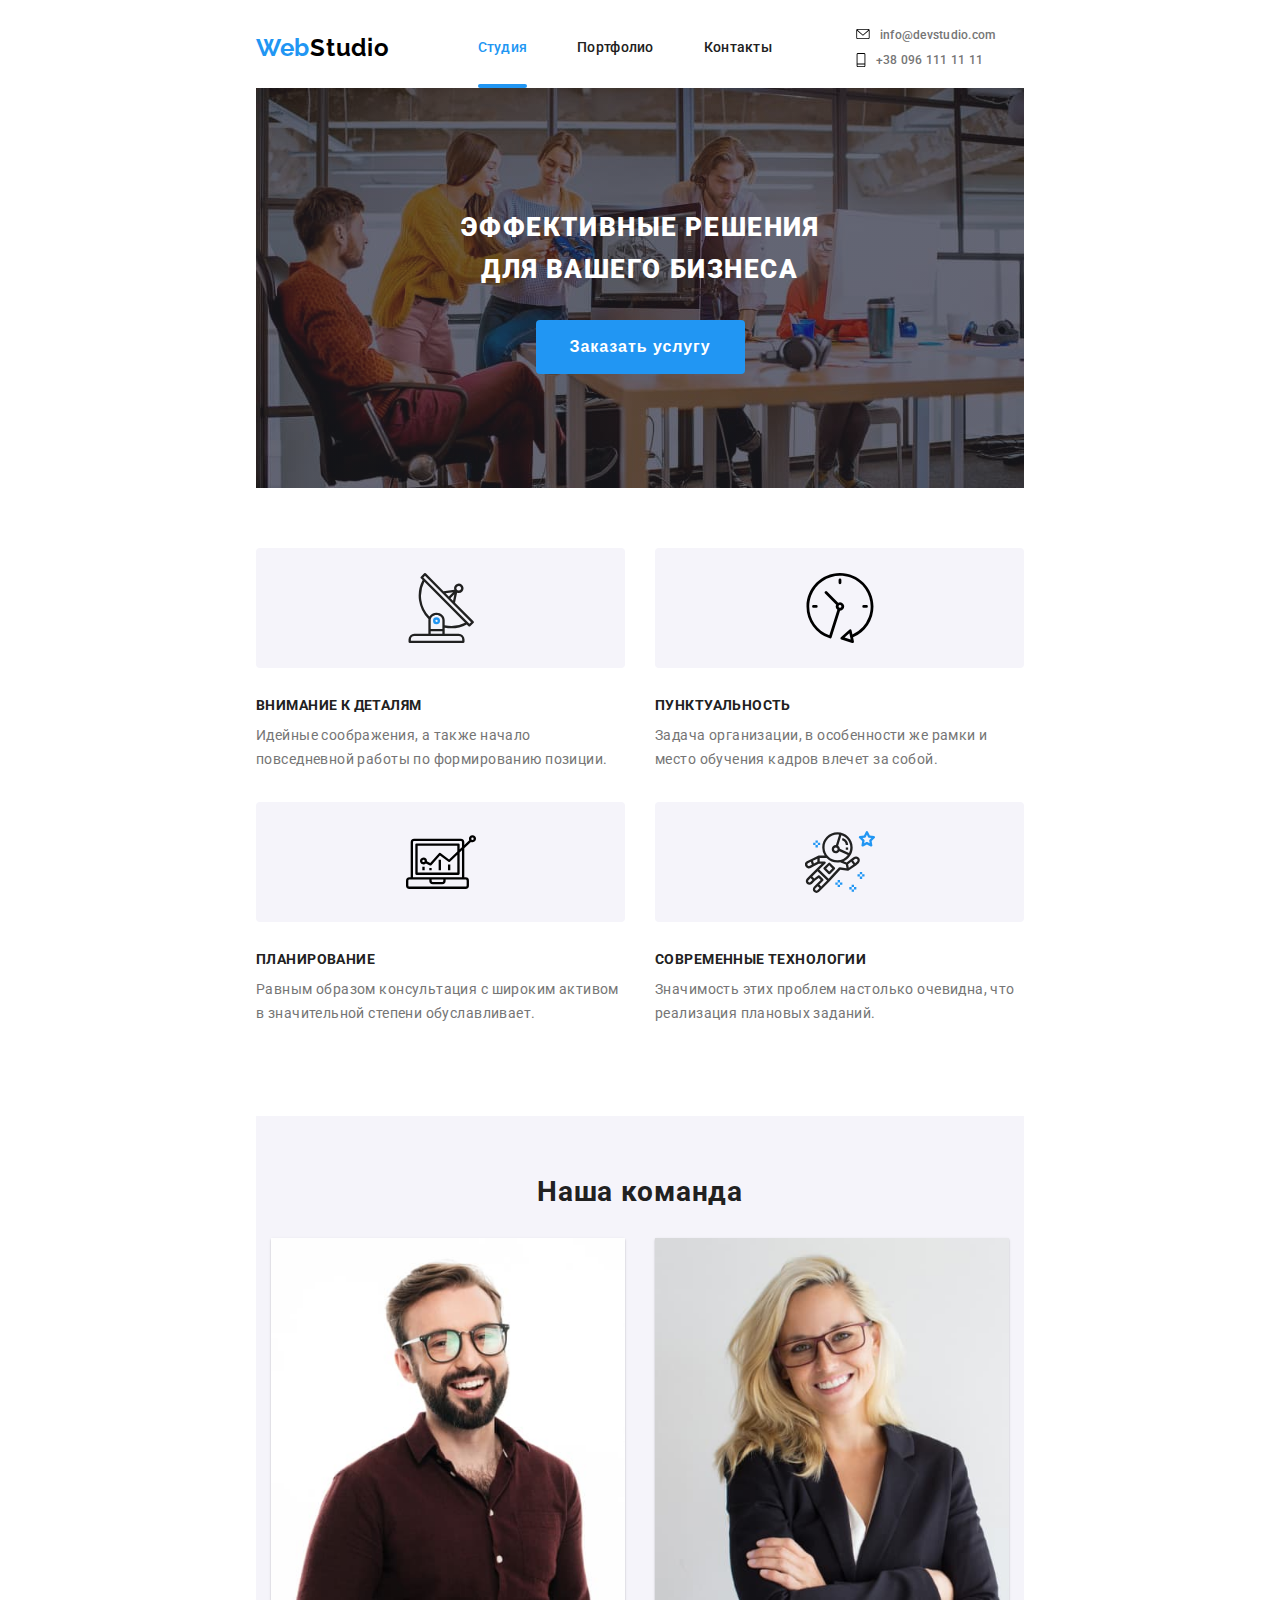
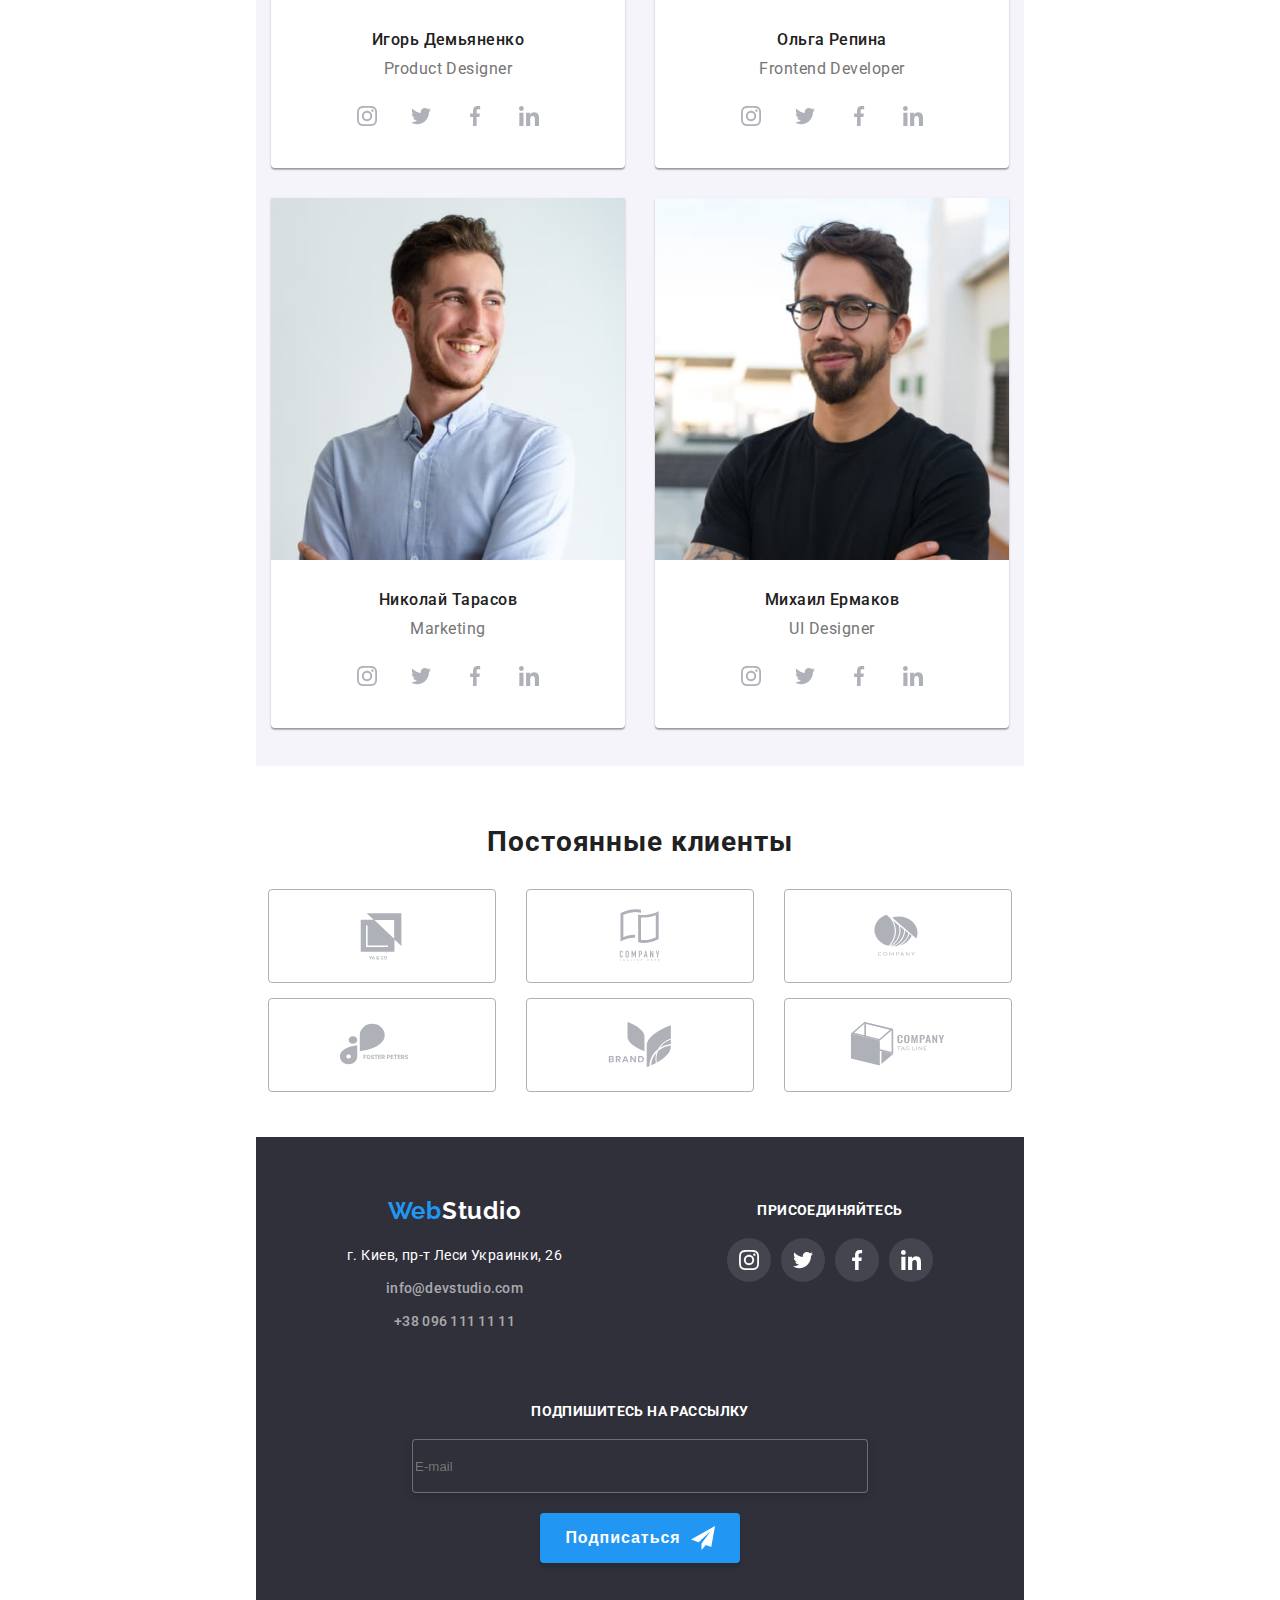
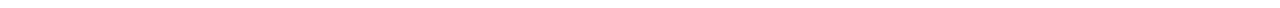
<file: index.html>
<!DOCTYPE html>
<html lang="en">

<head>
	<meta charset="UTF-8">
	<meta http-equiv="X-UA-Compatible" content="IE=edge">
	<meta name="viewport" content="width=device-width, initial-scale=1.0">
	<title>WebStudio</title>
	<link href="https://fonts.googleapis.com/css2?family=Raleway:wght@700&family=Roboto:wght@400;500;700;900&display=swap"
		rel="stylesheet">
	<link rel="stylesheet" href="https://cdnjs.cloudflare.com/ajax/libs/modern-normalize/1.1.0/modern-normalize.min.css"
		integrity="sha512-wpPYUAdjBVSE4KJnH1VR1HeZfpl1ub8YT/NKx4PuQ5NmX2tKuGu6U/JRp5y+Y8XG2tV+wKQpNHVUX03MfMFn9Q=="
		crossorigin="anonymous" referrerpolicy="no-referrer">
	<link rel="stylesheet" href="./css/main.min.css">
</head>

<body>
	<header>

		<div class="burger-menu">
			<nav class="container main-nav">
				<a href="./index.html" class="logo"><span class="logo-first">Web</span>Studio</a>

				<div class="menu-container" data-menu-container>
					<ul class="site-nav list" data-menu>
						<li class="item"><a href="./index.html" class="link current">Студия</a></li>
						<li class="item"><a href="./portfolio.html" class="link">Портфолио</a></li>
						<li class="item"><a href="#" class="link">Контакты</a></li>
					</ul>
					<ul class="auth-nav list" data-menu-auth>
						<li class="item-email email-header">
							<svg class="icon-email">
								<use href="./images/icons.svg#icon-email"></use>
							</svg>
							<a href="mailto:info@devstudio.com" class="email link">info@devstudio.com</a>
						</li>
						<li class="item-phone">
							<svg class="icon-phone">
								<use href="./images/icons.svg#icon-phone"></use>
							</svg>
							<a href="tel:+38-096-111-11-11" class="tel link">+38 096 111 11 11</a>
						</li>
					</ul>
					<ul class="list social-nav" data-menu-social>
						<li class="item"><a href="#" class="social-nav__link">Instagram
								<div class="line"></div>
							</a></li>
						<li class="item"><a href="#" class="social-nav__link">Twitter
								<div class="line"></div>
							</a></li>
						<li class="item"><a href="#" class="social-nav__link">Facebook
								<div class="line"></div>
							</a></li>
						<li class="item"><a href="#" class="social-nav__link">LinkedIn
							</a></li>
					</ul>
				</div>

				<button type="button" class="burger-menu__btn" data-menu-button>
					<svg class="icon" width="40" height="40" aria-label="Mobile menu switch">
						<use href="./images/icons.svg#menu-mobile" class="menu-mobile"></use>
						<use href="./images/icons.svg#close-mobile" class="close-mobile"></use>
					</svg>
				</button>

			</nav>
		</div>



		<!-- HERO -->

		<section class="hero">
			<div class="overlay">
				<div class="container">
					<h1 class="hero-title">Эффективные решения для вашего бизнеса</h1>
					<button type="button" class="button" data-modal-open>Заказать услугу</button>
				</div>
			</div>
		</section>
	</header>

	<main>
		<section class="section">
			<div class="container">
				<h2 class="section-title hidden">Особенности</h2>
				<ul class="list details">
					<li class="item">
						<div class="picture">
							<svg class="icon" width="70" height="70">
								<use href="./images/icons.svg#icon-antenna"></use>
							</svg>
						</div>
						<h3 class="text-title">Внимание к деталям</h3>
						<p class="text">Идейные соображения, а также начало повседневной работы по формированию позиции.</p>
					</li>
					<li class="item">
						<div class="picture">
							<svg class="icon" width="70" height="70">
								<use href="./images/icons.svg#icon-clock"></use>
							</svg>
						</div>
						<h3 class="text-title">Пунктуальность</h3>
						<p class="text">Задача организации, в особенности же рамки и место обучения кадров влечет за собой.</p>
					</li>
					<li class="item">
						<div class="picture">
							<svg class="icon" width="70" height="70">
								<use href="./images/icons.svg#icon-diagram"></use>
							</svg>
						</div>
						<h3 class="text-title">Планирование</h3>
						<p class="text">Равным образом консультация с широким активом в значительной степени обуславливает.</p>
					</li>
					<li class="item">
						<div class="picture">
							<svg class="icon" width="70" height="70">
								<use href="./images/icons.svg#icon-astronaut"></use>
							</svg>
						</div>
						<h3 class="text-title">Современные технологии</h3>
						<p class="text">Значимость этих проблем настолько очевидна, что реализация плановых заданий.</p>
					</li>
				</ul>
			</div>
		</section>
		<section class="section">
			<div class="container work-examples">
				<h2 class="section-title">Чем мы занимаемся</h2>
				<ul class="list works">
					<li class="item">
						<div class="occupation">
							<img src="./images/box-1.jpg" class="image" alt="Software product development" width="370">
							<h3 class="text-title">Десктопные приложения</h3>
						</div>
					</li>
					<li class="item">
						<div class="occupation">
							<img src="./images/box-2.jpg" class="image" alt="Interface design" width="370">
							<h3 class="text-title">Мобильные приложения</h3>
						</div>
					</li>
					<li class="item">
						<div class="occupation">
							<img src="./images/box-3.jpg" class="image" alt="Colorpicker" width="370">
							<h3 class="text-title">Дизайнерские решения</h3>
						</div>
					</li>
				</ul>
			</div>
		</section>
		<section class="section background padding no-margin">
			<div class="container">
				<h2 class="section-title">Наша команда</h2>
				<ul class="list workers">
					<li class="item">
						<img srcset="./images/demianenko.jpg 1x, ./images/demianenko-2x.jpg 2x" src="./images/demianenko.jpg"
							class="image" alt="Igor Demianenko" width="450">
						<h3 class="section-title employees">Игорь Демьяненко</h3>
						<p class="post">Product Designer</p>
						<ul class="list social">
							<li class="item">
								<a href="#">
									<div class="social-icon">
										<svg class="icon instagram" width="20" height="20">
											<use href="./images/icons.svg#icon-instagram"></use>
										</svg>
									</div>
								</a>
							</li>
							<li class="item">
								<a href="#">
									<div class="social-icon">
										<svg class="icon" width="20" height="20">
											<use href="./images/icons.svg#icon-twitter"></use>
										</svg>
									</div>
								</a>
							</li>
							<li class="item">
								<a href="#">
									<div class="social-icon">
										<svg class="icon" width="20" height="20">
											<use href="./images/icons.svg#icon-facebook"></use>
										</svg>
									</div>
								</a>
							</li>
							<li class="item">
								<a href="#">
									<div class="social-icon">
										<svg class="icon" width="20" height="20">
											<use href="./images/icons.svg#icon-linkedin"></use>
										</svg>
									</div>
								</a>
							</li>
						</ul>
					</li>
					<li class="item">
						<img srcset="./images/repina.jpg 1x, ./images/repina-2x.jpg 2x" src="./images/repina.jpg" class="image"
							alt="Olga Repina" width="450">
						<h3 class="section-title employees">Ольга Репина</h3>
						<p class="post">Frontend Developer</p>
						<ul class="list social">
							<li class="item">
								<a href="#">
									<div class="social-icon">
										<svg class="icon instagram" width="20" height="20">
											<use href="./images/icons.svg#icon-instagram"></use>
										</svg>
									</div>
								</a>
							</li>
							<li class="item">
								<a href="#">
									<div class="social-icon">
										<svg class="icon" width="20" height="20">
											<use href="./images/icons.svg#icon-twitter"></use>
										</svg>
									</div>
								</a>
							</li>
							<li class="item">
								<a href="#">
									<div class="social-icon">
										<svg class="icon" width="20" height="20">
											<use href="./images/icons.svg#icon-facebook"></use>
										</svg>
									</div>
								</a>
							</li>
							<li class="item">
								<a href="#">
									<div class="social-icon">
										<svg class="icon" width="20" height="20">
											<use href="./images/icons.svg#icon-linkedin"></use>
										</svg>
									</div>
								</a>
							</li>
						</ul>
					</li>
					<li class="item">
						<img srcset="./images/tarasov.jpg 1x, ./images/tarasov-2x.jpg 2x" src="./images/tarasov.jpg" class="image"
							alt="Nikolay Tarasov" width="450">
						<h3 class="section-title employees">Николай Тарасов</h3>
						<p class="post">Marketing</p>
						<ul class="list social">
							<li class="item">
								<a href="#">
									<div class="social-icon">
										<svg class="icon instagram" width="20" height="20">
											<use href="./images/icons.svg#icon-instagram"></use>
										</svg>
									</div>
								</a>
							</li>
							<li class="item">
								<a href="#">
									<div class="social-icon">
										<svg class="icon" width="20" height="20">
											<use href="./images/icons.svg#icon-twitter"></use>
										</svg>
									</div>
								</a>
							</li>
							<li class="item">
								<a href="#">
									<div class="social-icon">
										<svg class="icon" width="20" height="20">
											<use href="./images/icons.svg#icon-facebook"></use>
										</svg>
									</div>
								</a>
							</li>
							<li class="item">
								<a href="#">
									<div class="social-icon">
										<svg class="icon" width="20" height="20">
											<use href="./images/icons.svg#icon-linkedin"></use>
										</svg>
									</div>
								</a>
							</li>
						</ul>
					</li>
					<li class="item">
						<img srcset="./images/ermakov.jpg 1x, ./images/ermakov-2x.jpg 2x" src="./images/ermakov.jpg" class="image"
							alt="Mihail Ermakov" width="450">
						<h3 class="section-title employees">Михаил Ермаков</h3>
						<p class="post">UI Designer</p>
						<ul class="list social">
							<li class="item">
								<a href="#">
									<div class="social-icon">
										<svg class="icon instagram" width="20" height="20">
											<use href="./images/icons.svg#icon-instagram"></use>
										</svg>
									</div>
								</a>
							</li>
							<li class="item">
								<a href="#">
									<div class="social-icon">
										<svg class="icon" width="20" height="20">
											<use href="./images/icons.svg#icon-twitter"></use>
										</svg>
									</div>
								</a>
							</li>
							<li class="item">
								<a href="#">
									<div class="social-icon">
										<svg class="icon" width="20" height="20">
											<use href="./images/icons.svg#icon-facebook"></use>
										</svg>
									</div>
								</a>
							</li>
							<li class="item">
								<a href="#">
									<div class="social-icon">
										<svg class="icon" width="20" height="20">
											<use href="./images/icons.svg#icon-linkedin"></use>
										</svg>
									</div>
								</a>
							</li>
						</ul>
					</li>
				</ul>
			</div>
		</section>

		<!-- Clients -->

		<section class="section">
			<div class="container">
				<h2 class="section-title">Постоянные клиенты</h2>
				<ul class="list clients">
					<li class="clients-item">
						<a href="#">
							<div class="client"><svg class="icon" width="106" height="60">
									<use href="./images/icons.svg#icon-client1"></use>
								</svg></div>
						</a>
					</li>
					<li class="clients-item">
						<a href="#">
							<div class="client"><svg class="icon" width="106" height="60">
									<use href="./images/icons.svg#icon-client2"></use>
								</svg></div>
						</a>
					</li>
					<li class="clients-item">
						<a href="#">
							<div class="client"><svg class="icon" width="106" height="60">
									<use href="./images/icons.svg#icon-client3"></use>
								</svg></div>
						</a>
					</li>
					<li class="clients-item">
						<a href="#">
							<div class="client"><svg class="icon" width="106" height="60">
									<use href="./images/icons.svg#icon-client4"></use>
								</svg></div>
						</a>
					</li>
					<li class="clients-item">
						<a href="#">
							<div class="client"><svg class="icon" width="106" height="60">
									<use href="./images/icons.svg#icon-client5"></use>
								</svg></div>
						</a>
					</li>
					<li class="clients-item">
						<a href="#">
							<div class="client"><svg class="icon" width="106" height="60">
									<use href="./images/icons.svg#icon-client6"></use>
								</svg></div>
						</a>
					</li>
				</ul>
			</div>
		</section>
	</main>

	<footer>
		<div class="footer-bg">
			<div class="container footer">
				<ul class="list">
					<li class="item-address"><a href="./index.html" class="logo"><span class="logo-first">Web</span>Studio</a>
						<address class="address">г. Киев, пр-т Леси Украинки, 26</address>
						<a href="mailto:info@devstudio.com" class="email footer-color">info@devstudio.com</a>
						<a href="tel:+38-096-111-11-11" class="tel footer-color">+38 096 111 11 11</a>
					</li>
					<li class="item item-link">
						<h3 class="social-link">Присоединяйтесь</h3>
						<ul class="list social footer">
							<li class="item">
								<a href="#">
									<div class="social-icon">
										<svg class="icon instagram" width="20" height="20">
											<use href="./images/icons.svg#icon-instagram"></use>
										</svg>
									</div>
								</a>
							</li>
							<li class="item">
								<a href="#">
									<div class="social-icon">
										<svg class="icon" width="20" height="20">
											<use href="./images/icons.svg#icon-twitter"></use>
										</svg>
									</div>
								</a>
							</li>
							<li class="item">
								<a href="#">
									<div class="social-icon">
										<svg class="icon" width="20" height="20">
											<use href="./images/icons.svg#icon-facebook"></use>
										</svg>
									</div>
								</a>
							</li>
							<li class="item">
								<a href="#">
									<div class="social-icon">
										<svg class="icon" width="20" height="20">
											<use href="./images/icons.svg#icon-linkedin"></use>
										</svg>
									</div>
								</a>
							</li>
						</ul>
					</li>
					<li class="item-form">
						<form class="form-footer">
							<div class="form-footer-field">
								<label for="email-footer" class="form-label">Подпишитесь на рассылку</label>
								<div class="mail-elements">
									<input type="email" class="form-input" name="email-footer" id="email-footer" placeholder="E-mail">
									<button type="submit" class="form-btn">Подписаться
										<svg class="icon-send" width="24" height="24">
											<use href="./images/icons.svg#icon-send"></use>
										</svg>
									</button>
								</div>
							</div>
						</form>
					</li>
				</ul>
			</div>
		</div>
	</footer>

	<!-- Modal -->

	<div class="backdrop is-hidden" data-modal>
		<div class="modal">
			<button class="modal-close" aria-label="Modal close button" data-modal-close>
				<svg class="icon-close" width="18" height="18">
					<use href="./images/icons.svg#icon-close"></use>
				</svg>
			</button>

			<form class="form">
				<h2 class="title">Оставьте свои данные, мы вам перезвоним</h2>
				<div class="form-field">
					<label for="name" class="label">Имя</label>
					<input class="input" type="text" name="name" id="name">
					<div class="field-border"></div>
					<svg class="icon" width="18" height="18">
						<use href="./images/icons.svg#icon-person-form"></use>
					</svg>
				</div>

				<div class="form-field">
					<label for="tel" class="label">Телефон</label>
					<input class="input" type="tel" name="tel" id="tel">
					<div class="field-border"></div>
					<svg class="icon" width="18" height="18">
						<use href="./images/icons.svg#icon-phone-form"></use>
					</svg>
				</div>

				<div class="form-field">
					<label for="email" class="label">Почта</label>
					<input class="input" type="email" name="email" id="email">
					<div class="field-border"></div>
					<svg class="icon" width="18" height="18">
						<use href="./images/icons.svg#icon-email-form"></use>
					</svg>
				</div>

				<div class="form-field comment">
					<label for="comment" class="label">Комментарий</label>
					<textarea class="comment" name="comment" id="comment" cols="30" rows="2"
						placeholder="Введите текст"></textarea>
				</div>

				<label class="form-field checkbox">
					<input class="checkbox" type="checkbox" name="policy">
					<span class="checkbox-icon"></span>
					<span class="form-label policy">Соглашаюсь с рассылкой и принимаю
						<a href="#" class="policy-link">Условия договора</a>
					</span>
				</label>

				<button type="submit" class="submit">Отправить</button>
			</form>

		</div>
	</div>


	<script src="./js/modal.js"></script>
	<script src="./js/menu.js"></script>
</body>

</html>
</file>
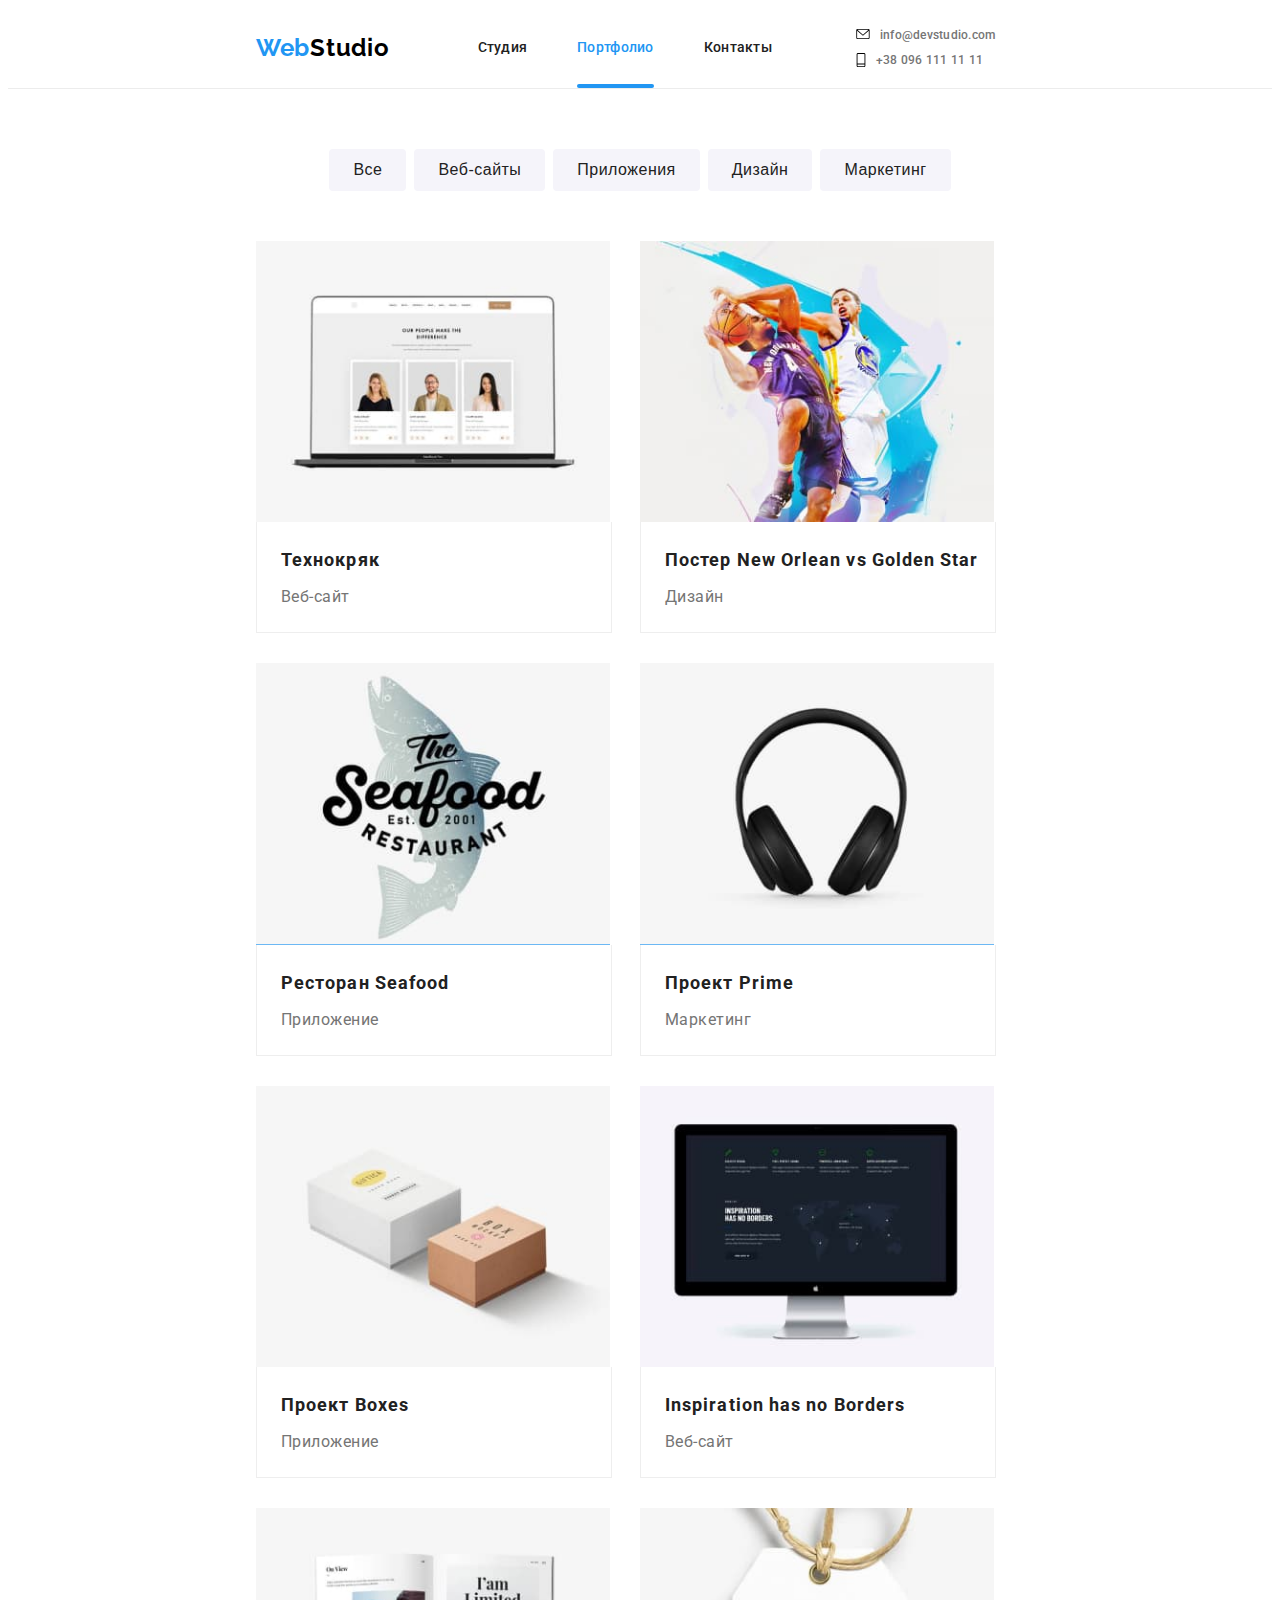
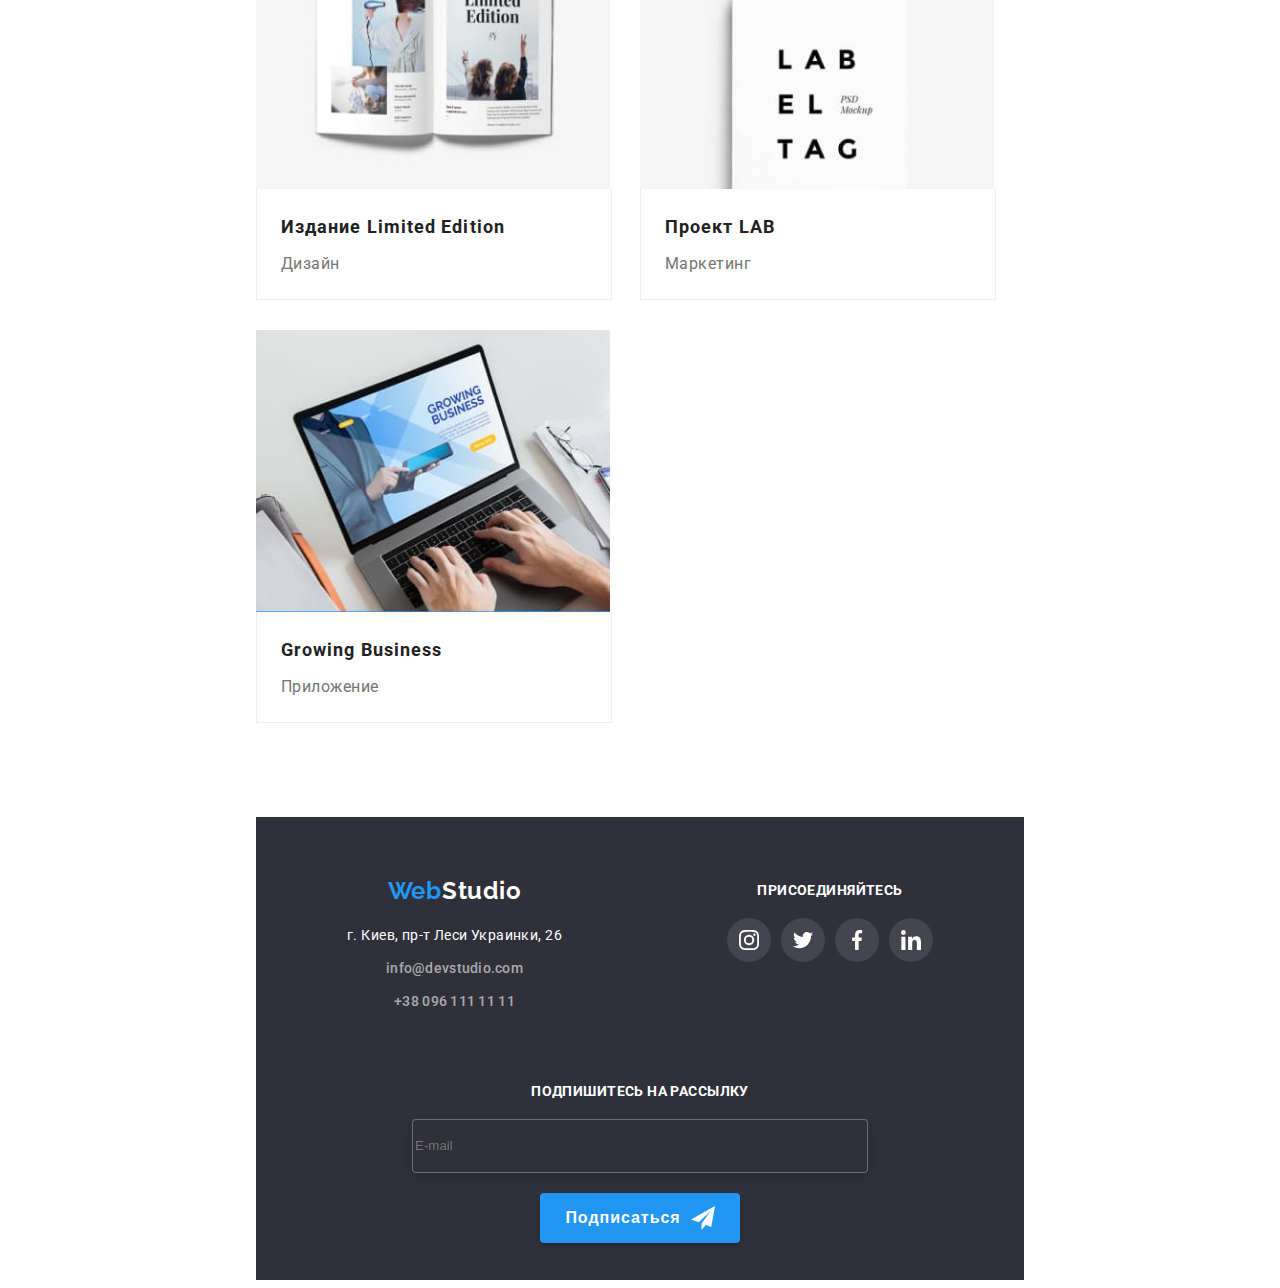
<file: portfolio.html>
<!DOCTYPE html>
<html lang="en">

<head>
	<meta charset="UTF-8">
	<meta http-equiv="X-UA-Compatible" content="IE=edge">
	<meta name="viewport" content="width=device-width, initial-scale=1.0">
	<title>WebStudio</title>
	<link href="https://fonts.googleapis.com/css2?family=Raleway:wght@700&family=Roboto:wght@400;500;700;900&display=swap"
		rel="stylesheet">
	<link rel="stylesheet" href="https://cdnjs.cloudflare.com/ajax/libs/modern-normalize/1.1.0/modern-normalize.min.css"
		integrity="sha512-wpPYUAdjBVSE4KJnH1VR1HeZfpl1ub8YT/NKx4PuQ5NmX2tKuGu6U/JRp5y+Y8XG2tV+wKQpNHVUX03MfMFn9Q=="
		crossorigin="anonymous" referrerpolicy="no-referrer">
	<link rel="stylesheet" href="./css/main.min.css">
</head>

<body>
	<header class="header-portfolio">
		<div class="burger-menu">
			<nav class="container main-nav">
				<a href="./index.html" class="logo"><span class="logo-first">Web</span>Studio</a>

				<div class="menu-container" data-menu-container>
					<ul class="site-nav list" data-menu>
						<li class="item"><a href="./index.html" class="link">Студия</a></li>
						<li class="item"><a href="./portfolio.html" class="link current">Портфолио</a></li>
						<li class="item"><a href="#" class="link">Контакты</a></li>
					</ul>
					<ul class="auth-nav list" data-menu-auth>
						<li class="item-email email-header">
							<svg class="icon-email">
								<use href="./images/icons.svg#icon-email"></use>
							</svg>
							<a href="mailto:info@devstudio.com" class="email link">info@devstudio.com</a>
						</li>
						<li class="item-phone">
							<svg class="icon-phone">
								<use href="./images/icons.svg#icon-phone"></use>
							</svg>
							<a href="tel:+38-096-111-11-11" class="tel link">+38 096 111 11 11</a>
						</li>
					</ul>
					<ul class="list social-nav" data-menu-social>
						<li class="item"><a href="#" class="social-nav__link">Instagram
								<div class="line"></div>
							</a></li>
						<li class="item"><a href="#" class="social-nav__link">Twitter
								<div class="line"></div>
							</a></li>
						<li class="item"><a href="#" class="social-nav__link">Facebook
								<div class="line"></div>
							</a></li>
						<li class="item"><a href="#" class="social-nav__link">LinkedIn
							</a></li>
					</ul>
				</div>

				<button type="button" class="burger-menu__btn" data-menu-button>
					<svg class="icon" width="40" height="40" aria-label="Mobile menu switch">
						<use href="./images/icons.svg#menu-mobile" class="menu-mobile"></use>
						<use href="./images/icons.svg#close-mobile" class="close-mobile"></use>
					</svg>
				</button>
			</nav>
		</div>

	</header>

	<main>
		<section class="menu">
			<div class="container">
				<h1 class="section-title hidden">Наши работы</h1>
				<ul class="list choose">
					<li class="item"><button type="button" class="button-portfolio">Все</button></li>
					<li class="item"><button type="button" class="button-portfolio">Веб-сайты</button></li>
					<li class="item"><button type="button" class="button-portfolio">Приложения</button></li>
					<li class="item"><button type="button" class="button-portfolio">Дизайн</button></li>
					<li class="item"><button type="button" class="button-portfolio">Маркетинг</button></li>
				</ul>
			</div>
		</section>
		<section class="projects">
			<div class="container">
				<ul class="list gallery">
					<li class="item">
						<a href="#" class="link">
							<div class="slider">
								<img srcset="./images/techno.jpg 1x, ./images/techno-2x.jpg 2x" src="./images/techno.jpg" class="image"
									alt="Laptop" width="450">
								<div class="card">
									<p class="text">Ресурс предлагает комплексные предложения с разным уровнем функционала и сервисов.
										Все это позволит посетителю получить исчерпывающие сведения о компании или частном лице.</p>
								</div>
							</div>
							<div class="item-border">
								<h2 class="project-title">Технокряк</h2>
								<p class="project-type">Веб-сайт</p>
							</div>
						</a>
					</li>
					<li class="item">
						<a href="#" class="link">
							<div class="slider">
								<img srcset="./images/new-orlean.jpg 1x, ./images/new-orlean-2x.jpg 2x" src="./images/new-orlean.jpg"
									class="image" alt="Bascetball" width="450">
								<div class="card">
									<p class="text">Ресурс предлагает комплексные предложения с разным уровнем функционала и сервисов.
										Все это позволит посетителю получить исчерпывающие сведения о компании или частном лице.</p>
								</div>
							</div>
							<div class="item-border">
								<h2 class="project-title">Постер New Orlean vs Golden Star</h2>
								<p class="project-type">Дизайн</p>
							</div>
						</a>
					</li>
					<li class="item">
						<a href="#" class="link">
							<div class="slider">
								<img srcset="./images/seafood.jpg 1x, ./images/seafood-2x.jpg 2x" src="./images/seafood.jpg"
									class="image" alt="Fish" width="450">
								<div class="card">
									<p class="text">Ресурс предлагает комплексные предложения с разным уровнем функционала и сервисов.
										Все это позволит посетителю получить исчерпывающие сведения о компании или частном лице.</p>
								</div>
							</div>
							<div class="item-border">
								<h2 class="project-title">Ресторан Seafood</h2>
								<p class="project-type">Приложение</p>
							</div>
						</a>
					</li>
					<li class="item">
						<a href="#" class="link">
							<div class="slider">
								<img srcset="./images/prime.jpg 1x, ./images/prime-2x.jpg 2x" src="./images/prime.jpg" class="image"
									alt="Headphones" width="450">
								<div class="card">
									<p class="text">Ресурс предлагает комплексные предложения с разным уровнем функционала и сервисов.
										Все это позволит посетителю получить исчерпывающие сведения о компании или частном лице.</p>
								</div>
							</div>
							<div class="item-border">
								<h2 class="project-title">Проект Prime</h2>
								<p class="project-type">Маркетинг</p>
							</div>
						</a>
					</li>
					<li class="item">
						<a href="#" class="link">
							<div class="slider">
								<img srcset="./images/boxes.jpg 1x, ./images/boxes-2x.jpg 2x" src="./images/boxes.jpg" class="image"
									alt="Boxes" width="450">
								<div class="card">
									<p class="text">Ресурс предлагает комплексные предложения с разным уровнем функционала и сервисов.
										Все это позволит посетителю получить исчерпывающие сведения о компании или частном лице.</p>
								</div>
							</div>
							<div class="item-border">
								<h2 class="project-title">Проект Boxes</h2>
								<p class="project-type">Приложение</p>
							</div>
						</a>
					</li>
					<li class="item">
						<a href="#" class="link">
							<div class="slider">
								<img srcset="./images/inspiration.jpg 1x, ./images/inspiration-2x.jpg 2x" src="./images/inspiration.jpg"
									class="image" alt="Monitor" width="450">
								<div class="card">
									<p class="text">Ресурс предлагает комплексные предложения с разным уровнем функционала и сервисов.
										Все это позволит посетителю получить исчерпывающие сведения о компании или частном лице.</p>
								</div>
							</div>
							<div class="item-border">
								<h2 class="project-title">Inspiration has no Borders</h2>
								<p class="project-type">Веб-сайт</p>
							</div>
						</a>
					</li>
					<li class="item">
						<a href="#" class="link">
							<div class="slider">
								<img srcset="./images/limited-edition.jpg 1x, ./images/limited-edition-2x.jpg 2x"
									src="./images/limited-edition.jpg" class="image" alt="Magazin" width="450">
								<div class="card">
									<p class="text">Ресурс предлагает комплексные предложения с разным уровнем функционала и сервисов.
										Все это позволит посетителю получить исчерпывающие сведения о компании или частном лице.</p>
								</div>
							</div>
							<div class="item-border">
								<h2 class="project-title">Издание Limited Edition</h2>
								<p class="project-type">Дизайн</p>
							</div>
						</a>
					</li>
					<li class="item">
						<a href="#" class="link">
							<div class="slider">
								<img srcset="./images/lab.jpg 1x, ./images/lab-2x.jpg 2x" src="./images/lab.jpg" class="image"
									alt="Label" width="450">
								<div class="card">
									<p class="text">Ресурс предлагает комплексные предложения с разным уровнем функционала и сервисов.
										Все это позволит посетителю получить исчерпывающие сведения о компании или частном лице.</p>
								</div>
							</div>
							<div class="item-border">
								<h2 class="project-title">Проект LAB</h2>
								<p class="project-type">Маркетинг</p>
							</div>
						</a>
					</li>
					<li class="item">
						<a href="#" class="link">
							<div class="slider">
								<img srcset="./images/business.jpg 1x, ./images/business-2x.jpg 2x" src="./images/business.jpg"
									class="image" alt="Laptop" width="450">
								<div class="card">
									<p class="text">Ресурс предлагает комплексные предложения с разным уровнем функционала и сервисов.
										Все это позволит посетителю получить исчерпывающие сведения о компании или частном лице.</p>
								</div>
							</div>
							<div class="item-border">
								<h2 class="project-title">Growing Business</h2>
								<p class="project-type">Приложение</p>
							</div>
						</a>
					</li>
				</ul>
			</div>

		</section>
	</main>

	<footer>
		<div class="footer-bg">
			<div class="container footer">
				<ul class="list">
					<li class="item-address"><a href="./index.html" class="logo"><span class="logo-first">Web</span>Studio</a>
						<address class="address">г. Киев, пр-т Леси Украинки, 26</address>
						<a href="mailto:info@devstudio.com" class="email footer-color">info@devstudio.com</a>
						<a href="tel:+38-096-111-11-11" class="tel footer-color">+38 096 111 11 11</a>
					</li>
					<li class="item-link">
						<h3 class="social-link">Присоединяйтесь</h3>
						<ul class="list social footer">
							<li class="item">
								<a href="#">
									<div class="social-icon">
										<svg class="icon instagram" width="20" height="20">
											<use href="./images/icons.svg#icon-instagram"></use>
										</svg>
									</div>
								</a>
							</li>
							<li class="item">
								<a href="#">
									<div class="social-icon">
										<svg class="icon" width="20" height="20">
											<use href="./images/icons.svg#icon-twitter"></use>
										</svg>
									</div>
								</a>
							</li>
							<li class="item">
								<a href="#">
									<div class="social-icon">
										<svg class="icon" width="20" height="20">
											<use href="./images/icons.svg#icon-facebook"></use>
										</svg>
									</div>
								</a>
							</li>
							<li class="item">
								<a href="#">
									<div class="social-icon">
										<svg class="icon" width="20" height="20">
											<use href="./images/icons.svg#icon-linkedin"></use>
										</svg>
									</div>
								</a>
							</li>
						</ul>
					</li>
					<li class="item-form">
						<form class="form-footer">
							<div class="form-footer-field">
								<label for="email-footer" class="form-label">Подпишитесь на рассылку</label>
								<div class="mail-elements">
									<input type="email" class="form-input" name="email-footer" id="email-footer" placeholder="E-mail">
									<button type="submit" class="form-btn">Подписаться
										<svg class="icon-send" width="24" height="24">
											<use href="./images/icons.svg#icon-send"></use>
										</svg>
									</button>
								</div>
							</div>
						</form>
					</li>
				</ul>
			</div>
		</div>

	</footer>
</body>

</html>
</file>
<file: css/main.min.css>
.section-title.hidden{position:absolute;width:1px;height:1px;margin:-1px;border:0;padding:0;white-space:nowrap;clip-path:inset(100%);clip:rect(0 0 0 0);overflow:hidden}body{background-color:#fff;color:#757575;font-family:Roboto,sans-serif}.list{list-style:none;padding:0;margin:0}@media screen and (min-width: 768px){.list{display:flex}}.link{text-decoration:none}.image{display:block;max-width:100%;height:auto}.section-title{margin-top:0;margin-bottom:30px;color:#212121;font-weight:700;font-size:28px;line-height:1.17;text-align:center;letter-spacing:.03em}@media screen and (min-width: 1600px){.section-title{margin-bottom:50px;font-size:36px}}.container{max-width:480px;padding-left:15px;padding-right:15px;margin-left:auto;margin-right:auto}@media screen and (min-width: 768px){.container{max-width:768px}}@media screen and (min-width: 1600px){.container{max-width:1200px}}.main-nav{display:flex;align-items:center}@media screen and (min-width: 768px){.main-nav{justify-content:flex-start}}.logo{color:#000;text-decoration:none;font-family:"Raleway";font-weight:700;font-size:24px;line-height:1.14;letter-spacing:.03em}@media screen and (min-width: 1600px){.logo{font-size:26px}}.logo-first{color:#2196f3}.site-nav{margin-bottom:302px}@media screen and (min-width: 768px){.site-nav{margin-left:88px;margin-bottom:0}}@media screen and (min-width: 1600px){.site-nav{margin-left:93px}}@media screen and (min-width: 768px){.site-nav .item+.item{margin-left:50px}}.site-nav .link{display:block;color:#212121;text-decoration:none;font-weight:500;font-size:40px;line-height:1.17;letter-spacing:.02em;transition:color 250ms cubic-bezier(0.4, 0, 0.2, 1)}.site-nav .link:hover,.site-nav .link:focus{color:#2196f3}.site-nav .link.current{color:#2196f3}@media screen and (min-width: 768px){.site-nav .link{padding-top:32px;padding-bottom:32px;font-size:14px;line-height:1.14}}.site-nav .item:not(:last-child){padding-bottom:32px}@media screen and (min-width: 768px){.site-nav .item{position:relative}.site-nav .item:not(:last-child){padding-bottom:0}.site-nav .item .current::after{content:"";position:absolute;width:100%;height:4px;top:95%;left:0;display:inline-block;background-color:#2196f3;border-radius:2px}}.auth-nav{display:flex}@media screen and (min-width: 768px){.auth-nav{flex-wrap:wrap;margin-left:84px}}@media screen and (min-width: 1600px){.auth-nav{margin-left:305px}}@media screen and (min-width: 768px){.auth-nav .item-phone{margin-left:0}}@media screen and (min-width: 1600px){.auth-nav .item-phone{margin-left:30px}}.icon-email{width:14px;height:10px;display:none}@media screen and (min-width: 768px){.icon-email{display:block}}@media screen and (min-width: 1600px){.icon-email{width:16px;height:12px}}.icon-phone{width:10px;height:14px;display:none}@media screen and (min-width: 768px){.icon-phone{display:block}}@media screen and (min-width: 1600px){.icon-phone{width:10px;height:16px}}.email,.tel{color:#757575;text-decoration:none;font-weight:500;font-size:12px;line-height:1.17;letter-spacing:.02em}.email.link,.tel.link{margin-left:0}@media screen and (min-width: 768px){.email.link,.tel.link{margin-left:10px}}.item-email:hover .email,.item-email:focus .email,.item-phone:hover .email,.item-phone:focus .email,.item-email:hover .tel,.item-email:focus .tel,.item-phone:hover .tel,.item-phone:focus .tel{color:#2196f3;fill:#2196f3}.tel{font-size:34px;line-height:1.17;color:#2196f3}@media screen and (min-width: 768px){.tel{font-size:12px;color:#757575;margin-bottom:0}}@media screen and (min-width: 1600px){.tel{font-size:14px;line-height:1.14}}.item-phone{margin-bottom:32px}@media screen and (min-width: 768px){.item-phone{margin-bottom:0}}.item-email{margin-bottom:64px}@media screen and (min-width: 768px){.item-email{margin-bottom:0}}.email{font-size:24px;line-height:1.17}@media screen and (min-width: 768px){.email{font-size:12px;line-height:1.14}}@media screen and (min-width: 1600px){.email{font-size:14px;line-height:1.14}}@media screen and (min-width: 768px){.email-header{margin-bottom:10px}}@media screen and (min-width: 1600px){.email-header{margin-bottom:0}}.item-email,.item-phone{display:flex;transition:color 250ms cubic-bezier(0.4, 0, 0.2, 1),fill 250ms cubic-bezier(0.4, 0, 0.2, 1)}.item-email:hover,.item-email:focus,.item-phone:hover,.item-phone:focus{color:#2196f3;fill:#2196f3}.overlay{max-width:480px;height:400px;margin-left:auto;margin-right:auto;background-image:linear-gradient(to right, rgba(47, 48, 58, 0.4), rgba(47, 48, 58, 0.4)),url(../images/hero-480.jpg);background-color:#2f303a}@media screen and (min-width: 768px){.overlay{max-width:768px;height:400px;background-image:linear-gradient(to right, rgba(47, 48, 58, 0.4), rgba(47, 48, 58, 0.4)),url(../images/hero-768.jpg)}}@media screen and (min-width: 1600px){.overlay{max-width:1600px;height:600px;background-image:linear-gradient(to right, rgba(47, 48, 58, 0.4), rgba(47, 48, 58, 0.4)),url(../images/hero.jpg)}}.hero{margin-bottom:60px}.hero-title{max-width:360px;margin-left:auto;margin-right:auto;margin-top:0;margin-bottom:30px;padding-top:118px;color:#fff;font-weight:900;font-size:26px;line-height:1.62;text-align:center;letter-spacing:.06em;text-transform:uppercase}@media screen and (min-width: 1600px){.hero-title{max-width:696px;margin-bottom:94px;padding-top:200px;font-size:44px;line-height:1.36}}.button{display:block;padding:10px 32px;margin-left:auto;margin-right:auto;margin-bottom:200px;border-radius:4px;border-color:rgba(0,0,0,0);background-color:#2196f3;color:#fff;font-weight:700;font-size:16px;line-height:1.88;letter-spacing:.06em;cursor:pointer;transition:color 250ms cubic-bezier(0.4, 0, 0.2, 1),background-color 250ms cubic-bezier(0.4, 0, 0.2, 1)}.button:hover,.button:focus{background-color:#f5f4fa;color:#2196f3}.section{margin-bottom:60px}@media screen and (min-width: 1600px){.section{margin-bottom:94px}}@media screen and (min-width: 768px){.list.details{flex-wrap:wrap}}.details .item{margin-bottom:30px}@media screen and (min-width: 768px){.details .item{width:calc((100% - 30px)/2)}.details .item:nth-child(2n+1){margin-right:30px}}@media screen and (min-width: 1600px){.details .item{width:calc((100% - 90px)/4)}.details .item:not(:last-child){margin-right:30px}}.picture{position:relative;height:120px;margin-bottom:30px;background-color:#f5f4fa;border-radius:4px}.picture .icon{position:absolute;top:50%;left:50%;transform:translate(-50%, -50%)}.text-title{margin-top:0;margin-bottom:10px;color:#212121;font-weight:700;font-size:14px;line-height:1.14;letter-spacing:.03em;text-transform:uppercase;text-align:center}@media screen and (min-width: 768px){.text-title{text-align:left}}@media screen and (min-width: 1600px){.text-title{text-align:left}}.section .text{margin-top:0;margin-bottom:0;font-weight:400;font-size:14px;line-height:1.71;letter-spacing:.03em}.works .item:not(:last-child){margin-right:30px}.work-examples{display:none;margin-bottom:94px}@media screen and (min-width: 1600px){.work-examples{display:block}}.occupation{position:relative}.occupation::before{content:"";position:absolute;left:0;bottom:0;width:100%;height:70px;background-color:rgba(47,48,58,.8)}.occupation .text-title{position:absolute;margin:0;left:0;bottom:27px;width:100%;text-align:center;color:#fff}.padding{padding-top:60px;padding-bottom:38px}@media screen and (min-width: 768px){.padding{margin-bottom:60px}}@media screen and (min-width: 1600px){.padding{padding-top:94px;padding-bottom:94px}}.section.background{max-width:480px;margin-left:auto;margin-right:auto;background-color:#f5f4fa}@media screen and (min-width: 768px){.section.background{max-width:768px}}@media screen and (min-width: 1600px){.section.background{max-width:1600px}}@media screen and (min-width: 768px){.list.workers{flex-wrap:wrap}}.workers>.item{max-width:450px;background-color:#fff;box-shadow:0px 1px 3px rgba(0,0,0,.12),0px 1px 1px rgba(0,0,0,.14),0px 2px 1px rgba(0,0,0,.2);border-radius:0px 0px 4px 4px}.workers>.item:not(:last-child){margin-bottom:30px}.workers>.item:hover .image,.workers>.item:focus .image{filter:drop-shadow(0px 4px 4px rgba(0, 0, 0, 0.25))}.workers>.item .image{transition:filter 250ms cubic-bezier(0.4, 0, 0.2, 1)}@media screen and (min-width: 768px){.workers>.item{max-width:calc((100% - 30px)/2)}.workers>.item:nth-child(2n+1){margin-right:30px}.workers>.item:nth-last-child(-n+2){margin-bottom:0}}@media screen and (min-width: 1600px){.workers>.item{max-width:calc((100% - 90px)/4)}.workers>.item:not(:last-child){margin-right:30px}.workers>.item:nth-child(-n+2){margin-bottom:0}}.employees{margin-top:30px;margin-bottom:10px;font-weight:500;font-size:16px;line-height:1.19;letter-spacing:.03em;text-align:center}.post{margin-top:0;margin-bottom:px;font-size:16px;line-height:1.19;letter-spacing:.03em;text-align:center}.list.social{display:flex;width:206px;margin-left:auto;margin-right:auto;padding-bottom:30px;justify-content:space-between}.social-icon{display:flex;justify-content:center;align-items:center;width:44px;height:44px;border-radius:50%;transition:background-color 250ms cubic-bezier(0.4, 0, 0.2, 1),fill 250ms cubic-bezier(0.4, 0, 0.2, 1)}.social-icon:hover,.social-icon:focus,.social-icon:hover .icon,.social-icon:focus .icon{background-color:#2196f3;fill:#fff}.social-icon .icon{fill:#afb1b8;transition:background-color 250ms cubic-bezier(0.4, 0, 0.2, 1),fill 250ms cubic-bezier(0.4, 0, 0.2, 1)}.list.clients{display:flex;flex-wrap:wrap;margin:-15px;justify-content:center}.clients .client{display:flex;justify-content:center;align-items:center;width:210px;height:92px;margin:15px;border:1px solid #afb1b8;border-radius:4px}.clients .client:hover,.clients .client:focus,.clients .client:hover .icon,.clients .client:focus .icon{border-color:#2196f3;fill:#2196f3}.clients .client:nth-last-child(-n+2){margin-bottom:0}@media screen and (min-width: 768px){.clients .client{width:226px}}@media screen and (min-width: 1600px){.clients .client{width:170px}}.clients .icon{fill:#afb1b8;transition:border-color 250ms cubic-bezier(0.4, 0, 0.2, 1),fill 250ms cubic-bezier(0.4, 0, 0.2, 1)}.container.footer{height:603px}@media screen and (min-width: 768px){.container.footer{height:463px}}@media screen and (min-width: 1600px){.container.footer{height:252px}}.footer .list{display:block}@media screen and (min-width: 768px){.footer .list{display:flex;flex-wrap:wrap}}.footer-bg{max-width:480px;background-color:#2f303a;margin-left:auto;margin-right:auto}@media screen and (min-width: 768px){.footer-bg{max-width:768px}}@media screen and (min-width: 1600px){.footer-bg{max-width:1600px}}.footer .logo{color:#fff;display:inline-block;margin-top:60px;margin-bottom:20px}.address{display:block;margin-bottom:9px;color:#fff;font-size:14px;font-style:normal;line-height:1.71;letter-spacing:.03em}.email,.tel{display:block}.email.footer-color,.tel.footer-color{color:rgba(255,255,255,.6);font-size:14px;line-height:1.71}@media screen and (min-width: 768px){.email.footer-color,.tel.footer-color{margin-bottom:9px}}.item-address{text-align:center}@media screen and (min-width: 768px){.item-address{margin-left:76px}}@media screen and (min-width: 1600px){.item-address{margin-left:0;text-align:left}}.social-link{margin-top:60px;margin-bottom:20px;margin-left:auto;margin-right:auto;font-size:14px;line-height:16px;letter-spacing:.03em;text-transform:uppercase;text-align:center;color:#fff}@media screen and (min-width: 768px){.social-link{margin-top:0}}@media screen and (min-width: 1600px){.social-link{margin-top:0;display:block;text-align:left}}@media screen and (min-width: 768px){.footer .item-link{margin-top:65px;margin-left:165px}}@media screen and (min-width: 1600px){.footer .item-link{margin-left:70px;margin-right:93px;margin-top:72px}}.social.footer{display:flex;width:206px;justify-content:space-between}.footer .icon{fill:#fff}.footer .social-icon{background:rgba(255,255,255,.1)}.footer .social-icon:hover,.footer .social-icon:focus{background-color:#2196f3}@media screen and (min-width: 768px){.footer .item-form{margin-top:60px;margin-left:auto;margin-right:auto}}@media screen and (min-width: 1600px){.footer .item-form{margin-top:72px}}@media screen and (min-width: 1600px){.form-footer-field{display:flex;flex-direction:column}}.footer .form-label{display:block;margin-bottom:20px;font-size:14px;font-weight:700;line-height:16px;letter-spacing:.03em;text-transform:uppercase;text-align:center;color:#fff}@media screen and (min-width: 1600px){.footer .form-label{display:flex}}.footer .form-input{display:block;width:100%;height:50px;margin-left:auto;margin-right:auto;margin-bottom:20px;border:1px solid rgba(255,255,255,.3);filter:drop-shadow(0px 4px 4px rgba(0, 0, 0, 0.15));border-radius:4px;background-color:#2f303a;color:#fff}@media screen and (min-width: 768px){.footer .form-input{width:450px}}@media screen and (min-width: 1600px){.footer .form-input{width:358px;margin-bottom:0}}@media screen and (min-width: 1600px){.footer .mail-elements{display:flex}}.footer .form-btn{display:flex;width:200px;height:50px;margin-left:auto;margin-right:auto;border-radius:4px;background-color:#2196f3;border-color:rgba(0,0,0,0);color:#fff;text-decoration:none;font-weight:700;font-size:16px;line-height:1.88;justify-content:center;align-items:center;letter-spacing:.06em;cursor:pointer;box-shadow:0px 4px 4px rgba(0,0,0,.15)}@media screen and (min-width: 1600px){.footer .form-btn{margin-left:12px}}.icon-send{margin-left:10px}.backdrop{position:fixed;top:0;left:0;width:100vw;height:100vh;background-color:rgba(0,0,0,.2);opacity:1;transition:opacity 250ms cubic-bezier(0.4, 0, 0.2, 1)}.backdrop.is-hidden{opacity:0;pointer-events:none}.modal{display:flex;flex-direction:column;position:absolute;top:50%;left:50%;width:100%;background-color:#fff;box-shadow:0px 1px 3px rgba(0,0,0,.12),0px 1px 1px rgba(0,0,0,.14),0px 2px 1px rgba(0,0,0,.2);border-radius:4px;transform:translate(-50%, -50%) scale(1);transition:transform 250ms cubic-bezier(0.4, 0, 0.2, 1)}.backdrop.is-hidden .modal{transform:translate(-50%, -50%) scale(1.3)}@media screen and (min-width: 768px){.modal{max-width:450px;max-height:609px}}@media screen and (min-width: 1600px){.modal{max-width:528px;max-height:581px}}.modal-close{display:flex;position:absolute;top:8px;right:8px;width:30px;height:30px;border-radius:50%;padding:0;justify-content:center;align-items:center;background:#fff;border:1px solid rgba(0,0,0,.1);box-shadow:0px 1px 3px rgba(0,0,0,.12),0px 1px 1px rgba(0,0,0,.14),0px 2px 1px rgba(0,0,0,.2);cursor:pointer}.icon-close{fill:var(--title-text-color);transition:fill 250ms cubic-bezier(0.4, 0, 0.2, 1)}.modal-close:hover .icon-close{fill:#2196f3}.modal .form{max-width:100%;margin:40px}@media screen and (min-width: 768px){.modal .form{max-width:370px}}@media screen and (min-width: 1600px){.modal .form{max-width:448px}}.modal .title{margin-top:0;margin-bottom:12px;padding:0;font-weight:700;font-size:20px;line-height:1.15;text-align:center;letter-spacing:.03em;color:var(--title-text-color)}.form-field{display:block;position:relative;margin-bottom:10px}.form-field.comment{margin-bottom:20px}.form-field.checkbox{margin-bottom:30px}.form-field .input{width:100%;height:40px;padding:0;padding-left:42px;outline:none;border:1px solid rgba(33,33,33,.2);border-radius:4px;transition:border-color 250ms cubic-bezier(0.4, 0, 0.2, 1)}.form-field .input:hover,.form-field .input:focus{border-color:#2196f3;cursor:pointer}@media screen and (min-width: 1600px){.form-field .input{width:100%}}.form-field .comment{width:100%;outline:none;border:1px solid rgba(33,33,33,.2);border-radius:4px;transition:border-color 250ms cubic-bezier(0.4, 0, 0.2, 1)}.form-field .comment:hover,.form-field .comment:focus{border-color:#2196f3;cursor:pointer}@media screen and (min-width: 768px){.form-field .comment{width:370px;height:120px}}@media screen and (min-width: 1600px){.form-field .comment{width:448px;height:120px}}.form-field .icon{position:absolute;left:12px;top:50%;transition:fill 250ms cubic-bezier(0.4, 0, 0.2, 1)}.form-field .input:hover~.icon,.form-field .input:focus~.icon{fill:#2196f3}.form-field .label{display:inline-block;margin:0;margin-bottom:4px;font-size:12px;line-height:1.17;letter-spacing:.01em;color:#757575}.form-label.policy{font-size:12px;line-height:1.17;letter-spacing:.03em;color:#757575}@media screen and (min-width: 1600px){.form-label.policy{font-size:14px;line-height:1.71}}.form-field .checkbox{appearance:none;position:absolute}.form-field .checkbox:checked+.checkbox-icon{display:inline-block;width:16px;height:15px;background-color:#2196f3;background-image:url(../images/checkbox-icon.svg);background-size:contain;background-repeat:no-repeat;border-color:rgba(0,0,0,0)}.checkbox-icon{display:inline-block;width:16px;height:15px;margin-right:8px;border:2px solid #212121;border-radius:2px}.form .submit{display:flex;width:200px;height:50px;margin-left:auto;margin-right:auto;border-radius:4px;background-color:#2196f3;border-color:rgba(0,0,0,0);color:#fff;text-decoration:none;font-weight:700;font-size:16px;line-height:1.88;justify-content:center;align-items:center;letter-spacing:.06em;box-shadow:0px 4px 4px rgba(0,0,0,.15);cursor:pointer}.header-portfolio{margin-bottom:60px}.header-portfolio::after{content:"";display:block;width:100%;height:1px;background-color:#ececec}@media screen and (min-width: 1600px){.header-portfolio{margin-bottom:94px}}.menu{margin-bottom:50px}.button-portfolio{padding:6px 22px;border-radius:4px;border-color:rgba(0,0,0,0);background-color:#f5f4fa;color:#212121;font-weight:500;font-size:16px;line-height:1.62;letter-spacing:.03em;cursor:pointer;transition:background-color 250ms cubic-bezier(0.4, 0, 0.2, 1),color 250ms cubic-bezier(0.4, 0, 0.2, 1)}.button-portfolio:hover,.button-portfolio:focus{background-color:#2196f3;color:#fff}.choose .item{transition:box-shadow 250ms cubic-bezier(0.4, 0, 0.2, 1)}.choose .item:not(:last-child){margin-right:8px}.choose .item:not(:nth-last-child(-n+2)){margin-bottom:15px}@media screen and (min-width: 768px){.choose .item:not(:nth-last-child(-n+2)){margin-bottom:0}}.choose .item:hover,.choose .item:focus{box-shadow:0px 3px 1px rgba(0,0,0,.1),0px 1px 2px rgba(0,0,0,.08),0px 2px 2px rgba(0,0,0,.12)}.list.choose{justify-content:left;display:flex;flex-wrap:wrap}@media screen and (min-width: 768px){.list.choose{justify-content:center}}.projects{margin-bottom:94px}.gallery{flex-wrap:wrap}.gallery .item{max-width:450px;transition:box-shadow 250ms cubic-bezier(0.4, 0, 0.2, 1)}.gallery .item:not(:last-child){margin-bottom:30px}.gallery .item:hover,.gallery .item:focus,.gallery .item:hover .card,.gallery .item:focus .card{transform:translateY(0);box-shadow:0px 1px 1px rgba(0,0,0,.12),0px 4px 4px rgba(0,0,0,.06),1px 4px 6px rgba(0,0,0,.16)}@media screen and (min-width: 768px){.gallery .item{width:354px}.gallery .item:not(:nth-child(2n)){margin-right:30px}}@media screen and (min-width: 1600px){.gallery .item{width:370px}.gallery .item:not(:nth-child(2n)){margin-right:0}.gallery .item:not(:nth-child(3n)){margin-right:30px}.gallery .item:nth-last-child(-n+3){margin-bottom:0px}}.project-title{margin-top:0;padding-top:20px;margin-bottom:4px;margin-left:24px;color:#212121;font-weight:700;font-size:18px;line-height:2;letter-spacing:.06em}.project-type{margin-top:0;margin-bottom:20px;margin-left:24px;color:#757575;font-weight:400;font-size:16px;line-height:1.88;letter-spacing:.03em}.item-border{width:100%;border-left:1px solid #eee;border-right:1px solid #eee;border-bottom:1px solid #eee}.slider{position:relative;overflow:hidden}.slider .card{position:absolute;top:0;left:0;width:100%;height:100%;background-color:rgba(33,150,243,.9);transform:translateY(100%);transition:transform 250ms cubic-bezier(0.4, 0, 0.2, 1)}.gallery .text{display:inline-block;position:absolute;top:50%;left:50%;transform:translate(-50%, -50%);width:322px;min-height:168px;font-size:18px;line-height:1.56;letter-spacing:.03em;color:#fff}.site-nav,.auth-nav{display:none}.site-nav.is-open,.auth-nav.is-open{display:block}@media screen and (min-width: 768px){.site-nav,.auth-nav{display:flex}}.auth-nav.is-open{display:flex;flex-wrap:wrap;flex-direction:column-reverse;justify-content:flex-start}.social-nav{display:none}.social-nav.is-open{display:flex;flex-wrap:wrap}@media screen and (min-width: 768px){.social-nav{display:none}}.container.main-nav{position:relative;height:60px}@media screen and (min-width: 768px){.container.main-nav{height:80px}}.burger-menu__btn{position:absolute;display:inline-flex;top:10px;right:15px;padding:0;margin:0;border:none;background-color:rgba(0,0,0,0)}.burger-menu__btn .close-mobile{display:none}.burger-menu__btn.is-open .close-mobile{display:block}.burger-menu__btn.is-open .menu-mobile{display:none}.burger-menu__btn:hover .menu-mobile,.burger-menu__btn:focus .menu-mobile,.burger-menu__btn:hover .close-mobile,.burger-menu__btn:focus .close-mobile{fill:#2196f3}.menu-container.is-open{position:absolute;left:0;top:100%;padding:20px;width:100%;background-color:#fff;z-index:2;outline:1px solid #2196f3}@media screen and (min-width: 768px){.menu-container{display:flex;align-items:center;position:static;background-color:rgba(0,0,0,0)}}.social-nav__link{text-decoration:none;font-family:"Roboto";font-style:normal;font-weight:500;font-size:18px;line-height:1.22;letter-spacing:.02em;color:#2196f3}.social-nav .item:not(:last-child){margin-right:10px}.social-nav__link{display:flex}.social-nav .line{width:1px;height:22px;margin-left:10px;background-color:rgba(33,33,33,.2)}@media screen and (min-width: 768px){.burger-menu__btn,.burger-menu .icon{display:none}}/*# sourceMappingURL=main.min.css.map */
</file>
